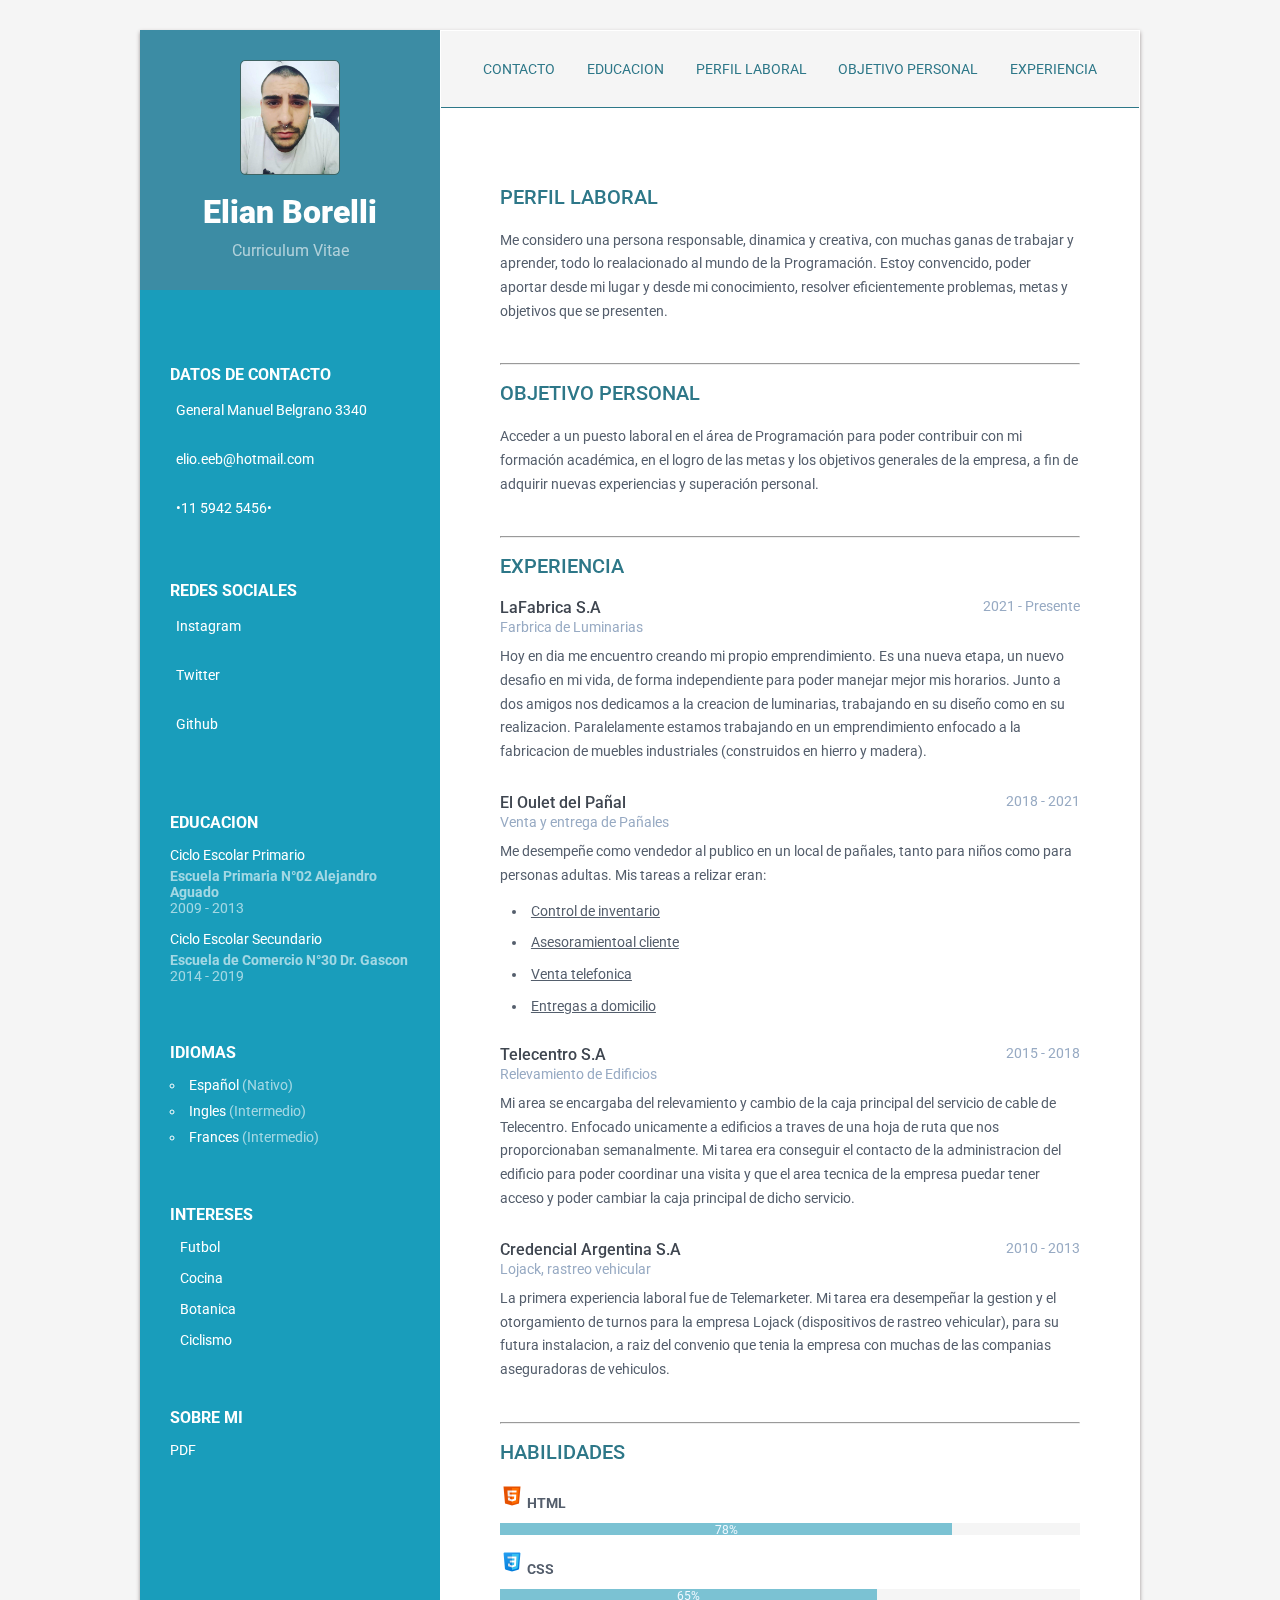
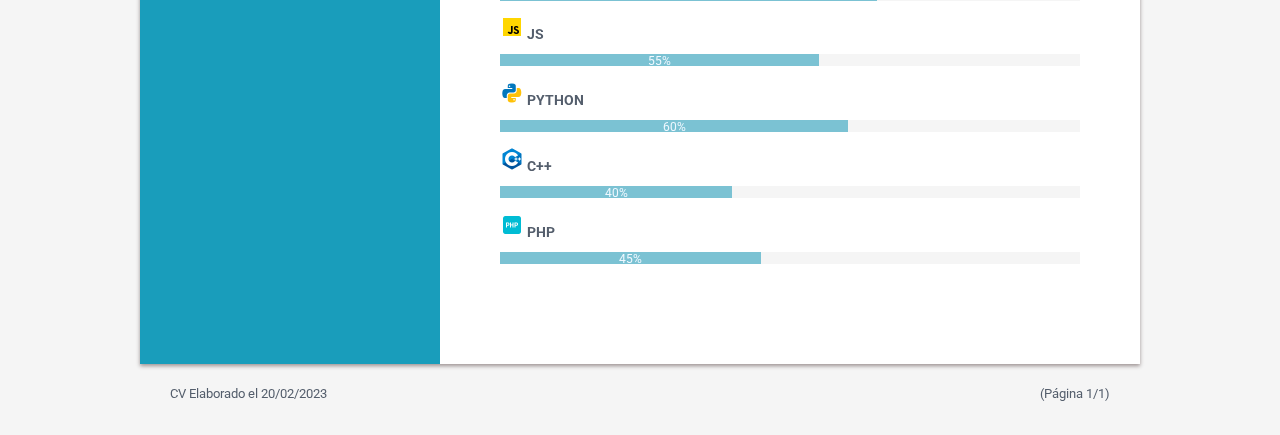
<file: index.html>
<!DOCTYPE html>
<html lang="es">
<head>
    <meta charset="UTF-8">
    <meta http-equiv="X-UA-Compatible" content="IE=edge">
    <meta name="viewport" content="width=device-width, initial-scale=1.0">
    <meta name="title" content="Curriculum Vitae">
    <meta name="description" content="Hola! ¿Se encuentra en la busquedad de personal para su empresa? Puede que este Curriculum le interese">
    <link rel="stylesheet" href="https://fonts.googleapis.com/css?family=Roboto">
    <link rel="stylesheet" href="https://cdnjs.cloudflare.com/ajax/libs/font-awesome/6.2.1/css/all.min.css" integrity="sha512-MV7K8+y+gLIBoVD59lQIYicR65iaqukzvf/nwasF0nqhPay5w/9lJmVM2hMDcnK1OnMGCdVK+iQrJ7lzPJQd1w==" crossorigin="anonymous" referrerpolicy="no-referrer" />
    <link rel="shortcut icon" href="Img/favicon.ico" type="image/x-icon">
    <link rel="stylesheet" href="CSS/estilos.css">
    <link rel="preconnect" href="https://fonts.googleapis.com">
    <link rel="preconnect" href="https://fonts.googleapis.com">
    <link rel="preconnect" href="https://fonts.googleapis.com">
    <title>Proyecto CV</title>
</head>
<body>
    <div class="contenedor">
        <div class="container-lateral">
            <div class="container-perfil">
                <img class="img" src="Img/cv.jpg" alt="Foto CV">
                <h1 class="name">
                    Elian Borelli                
                </h1>
                <h2 class="sub-name">
                    Curriculum Vitae
                </h2>
            </div>
            
            <div class="container-contacto container-bloque">
                <a id="contacto"></a>
                <br>
                <h2 class="container-bloque-titulo">
                    datos de contacto             
                </h2>
                <ul class="contacto-list">
                    <li class="casa">
                        <i class="fas fa-home"></i>
                        <a href="https://www.google.com/maps/place/Gral.+Manuel+Belgrano+3340,+B1678AFH+Caseros,+Provincia+de+Buenos+Aires/data=!4m2!3m1!1s0x95bcb7f0450c1b6b:0xdf3c6e15231c8121?sa=X&ved=2ahUKEwjQksL18N78AhWEr5UCHbgbCMMQ8gF6BAgXEAI" target="_blank">
                            General Manuel Belgrano 3340
                        </a>
                    </li> 
                    <li class="email">
                        <i class="fas fa-envelope"></i>
                        <a href="mailto:elio.eeb@hotmail.com">
                            elio.eeb@hotmail.com
                        </a>
                    </li>
                    <li class="telefono">
                        <i class="fas fa-phone"></i>
                        <a href="tel:11 5942 5456">
                            •11 5942 5456•
                        </a>
                    </li>
                </ul>
            </div>
            <div class="container-redes container-bloque">
                <h2 class="container-bloque-titulo">
                    Redes Sociales             
                </h2>
                <ul class="contacto-list">                    
                    <li class="instagram">
                        <i class="fab fa-instagram"></i>
                        <a href="http://instagram.com" target="_blank">
                            Instagram
                        </a>
                    </li>
                    <li class="twitter">
                        <i class="fab fa-twitter"></i>
                        <a href="https://twitter.com/" target="_blank">
                            Twitter
                        </a>
                    </li>
                    <li class="github">
                        <i class="fab fa-github"></i>
                        <a href="https://github.com/elian-bb" target="_blank">
                            Github
                        </a>
                    </li>                    
                </ul>
            </div>            
            <div class="container-educacion container-bloque">
                <a id="educacion"></a>
                <br>
                <h2 class="container-bloque-titulo">
                    Educacion              
                </h2>
                <div class="item">
                    <h3 class="ciclo">
                        Ciclo Escolar Primario
                    </h3>
                    <h4 class="escuela">
                        Escuela Primaria N°02 Alejandro Aguado
                    </h4>
                    <div class="año">
                        2009 - 2013
                    </div>
                </div>
                <div class="item">
                    <h3 class="ciclo">
                        Ciclo Escolar Secundario
                    </h3>
                    <h4 class="escuela">
                        Escuela de Comercio N°30 Dr. Gascon
                    </h4>
                    <div class="año">
                        2014 - 2019
                    </div>
                </div>
            </div>
            <div class="container-idiomas container-bloque">
                <h2 class="container-bloque-titulo">
                    Idiomas
                </h2>
                <ul class="idiomas-list">
                    <li>
                        Español
                        <span class="idioma-desc">
                            (Nativo)
                        </span>
                    </li>
                    <li>
                        Ingles
                        <span class="idioma-desc">
                            (Intermedio)
                        </span>
                    </li>
                    <li>
                        Frances
                        <span class="idioma-desc">
                            (Intermedio)
                        </span>
                    </li>
                </ul>
            </div>
            <div class="intereses-container container-bloque">
                <h2 class="container-bloque-titulo">
                    intereses
                </h2>
                <ul class="intereses-list">
                    <li>
                        <i class="fas fa-futbol"></i>
                        Futbol
                    </li>
                    <li>
                        <i class="fas fa-pepper-hot"></i>
                        Cocina
                    </li>
                    <li>
                        <i class="fas fa-leaf"></i>
                        Botanica
                    </li>
                    <li>
                        <i class="fas fa-bicycle"></i>
                        Ciclismo
                    </li>                     
                </ul>
            </div>
            <div class="sobre-mi-container container-bloque">
                <h2 class="container-bloque-titulo">
                    Sobre Mi
                </h2>
                <i class="fas fa-file-pdf"></i>
                <a href="ejemplo.pdf" target="_blank">PDF</a>
            </div>                     
        </div>
        <div class="container-central">
            <header class="header">
                <nav>
                    <ul>
                        <li>
                            <a href="#contacto" class="nav-enlace">
                                Contacto
                            </a>
                        </li>
                        <li>
                            <a href="#educacion" class="nav-enlace">
                                Educacion
                            </a>                            
                        </li> 
                        <li>
                            <a href="#perfil-laboral" class="nav-enlace">
                                Perfil Laboral
                            </a>
                        </li>
                        <li>
                            <a href="#objetivo-personal" class="nav-enlace">
                                Objetivo Personal
                            </a>
                        </li>
                        <li>
                            <a href="#experiencia" class="nav-enlace">
                                Experiencia
                            </a>
                        </li>                                         
                    </ul>
                </nav>
            </header>            
            <div class="container-principal">                
                <a id="perfil-laboral"></a>
                <br>
                <section class="seccion seccion-perfil">
                    <h2 class="seccion-titulo">
                        <span class="fa-stack fa-xs">
                            <i class="fas fa-circle fa-stack-2x"></i>
                            <i class="fas fa-user fa-stack-1x fa-inverse"></i>  
                        </span>                                                
                        Perfil Laboral
                    </h2>
                    <div class="perfil-desc">
                        <p>
                            Me considero una persona responsable, dinamica y creativa, 
                            con muchas ganas de trabajar y aprender, todo lo realacionado 
                            al mundo de la Programación. Estoy convencido, poder aportar 
                            desde mi lugar y desde mi conocimiento, resolver eficientemente 
                            problemas, metas y objetivos que se presenten.
                        </p>
                    </div>                    
                </section>
                <hr>
                <a id="objetivo-personal"></a>
                <br>
                <section class="seccion seccion-objetivo">
                    <h2 class="seccion-titulo">
                        <span class="fa-stack fa-xs">
                            <i class="fas fa-circle fa-stack-2x"></i>
                            <i class="fas fa-star fa-stack-1x fa-inverse"></i>
                        </span>
                        Objetivo Personal
                    </h2>
                    <div class="objetivo-desc">
                        <p>
                            Acceder a un puesto laboral en el área de Programación 
                            para poder contribuir con mi formación académica, en el 
                            logro de las metas y los objetivos generales de la empresa, 
                            a fin de adquirir nuevas experiencias y superación personal.
                        </p>
                    </div>                                      
                </section>
                <hr>
                <a id="experiencia"></a>
                <br>                 
                <section class="seccion seccion-experiencia">
                    
                    <h2 class="seccion-titulo">
                        
                        <span class="fa-stack fa-xs">
                            <i class="fas fa-circle fa-stack-2x"></i>
                            <i class="fas fa-briefcase fa-stack-1x fa-inverse"></i>
                        </span>
                        
                        Experiencia
                    </h2>
                    <div class="item">
                        <div class="container-trabajo">
                            <div class="trabajo">
                                <h3 class="trabajo-titulo">
                                    LaFabrica S.A
                                </h3>
                                <div class="año">
                                    2021 - Presente
                                </div>
                            </div>
                            <div class="trabajo-subtitulo">
                                Farbrica de Luminarias
                            </div>                            
                        </div>
                        <div class="desc">
                            <p>
                                Hoy en dia me encuentro creando mi propio emprendimiento. Es una nueva etapa,
                                un nuevo desafio en mi vida, de forma independiente para poder manejar mejor mis
                                horarios. Junto a dos amigos nos dedicamos a la creacion de luminarias,
                                trabajando en su diseño como en su realizacion. Paralelamente estamos trabajando
                                en un emprendimiento enfocado a la fabricacion de muebles industriales (construidos en hierro y madera).
                            </p>
                        </div>                      
                    </div>
                    <div class="item">
                        <div class="container-trabajo">
                            <div class="trabajo">
                                <h3 class="trabajo-titulo">
                                    El Oulet del Pañal
                                </h3>
                                <div class="año">
                                    2018 - 2021
                                </div>                            
                            </div>
                            <div class="trabajo-subtitulo">
                                Venta y entrega de Pañales
                            </div>
                        </div>
                        <div class="desc">
                            <p>
                               Me desempeñe como vendedor al publico en un local de pañales, tanto para niños como para personas
                               adultas. Mis tareas a relizar eran: <br>
                               <ul>
                                <li>Control de inventario</li>
                                <li>Asesoramientoal cliente</li>
                                <li>Venta telefonica</li>
                                <li>Entregas a domicilio</li>
                               </ul>                                                
                            </p>                        
                        </div>
                    </div>
                    <div class="item">
                        <div class="container-trabajo">
                            <div class="trabajo">
                                <h3 class="trabajo-titulo">
                                    Telecentro S.A
                                </h3>
                                <div class="año">
                                    2015 - 2018
                                </div>                            
                            </div>
                            <div class="trabajo-subtitulo">
                                Relevamiento de Edificios
                            </div>
                        </div>
                        <div class="desc">
                            <p>
                               Mi area se encargaba del relevamiento y cambio de la caja principal 
                               del servicio de cable de Telecentro. Enfocado unicamente a edificios a
                               traves de una hoja de ruta que nos proporcionaban semanalmente. Mi tarea
                               era conseguir el contacto de la administracion del edificio para poder coordinar 
                               una visita y que el area tecnica de la empresa puedar tener acceso y poder
                                cambiar la caja principal de dicho servicio.  
                            </p>                        
                        </div>
                    </div>
                    <div class="item">
                        <div class="container-trabajo">
                            <div class="trabajo">
                                <h3 class="trabajo-titulo">
                                    Credencial Argentina S.A
                                </h3>
                                <div class="año">
                                    2010 - 2013
                                </div>
                            </div>
                            <div class="trabajo-subtitulo">
                                Lojack, rastreo vehicular
                            </div>
                        </div>
                        <div class="desc">
                            <p>
                                La primera experiencia laboral fue de Telemarketer. Mi tarea
                                era desempeñar la gestion y el otorgamiento de turnos para 
                                la empresa Lojack (dispositivos de rastreo vehicular), para su 
                                futura instalacion, a raiz del convenio que tenia
                                la empresa con muchas de las companias aseguradoras de vehiculos. 
                            </p>                      
                        </div>                            
                    </div>                   
                </section>
                <hr><br>
                <section class="seccion seccion-habilidades">
                    <h2 class="seccion-titulo">
                        <span class="fa-stack fa-xs">
                            <i class="fas fa-circle fa-stack-2x"></i>
                            <i class="fas fa-wrench fa-stack-1x fa-inverse"></i>
                        </span>
                        Habilidades
                    </h2> 
                    <div class="container-habilidades">
                        <div class="item">
                            <h3 class="titulo-habilidades">
                                <img src="Img/Imagenes Habilidades/html5.png" alt="Img Html">  HTML 
                            </h3>
                            <div class="barra">
                                <div class="barra-porcentaje" role="progressbar" style="width:78%">
                                    78%
                                </div>
                            </div>
                        </div>
                        <div class="item">
                            <h3 class="titulo-habilidades">
                                <img src="Img/Imagenes Habilidades/css.png" alt="Img CSS">  CSS
                            </h3>
                            <div class="barra">
                                <div class="barra-porcentaje" role="progressbar" style="width:65%">
                                    65%
                                </div>
                            </div>
                        </div>
                        <div class="item">
                            <h3 class="titulo-habilidades">
                                <img src="Img/Imagenes Habilidades/javascript.png" alt="Img JavaScript">  JS
                            </h3>
                            <div class="barra">
                                <div class="barra-porcentaje" role="progressbar" style="width:55%">
                                    55%
                                </div>
                            </div>
                        </div>                        
                        <div class="item">
                            <h3 class="titulo-habilidades"> 
                                <img src="Img/Imagenes Habilidades/python.jpg" alt="Img Python"> PYTHON                              
                            </h3>
                            <div class="barra">
                                <div class="barra-porcentaje" role="progressbar" style="width:60%">
                                    60%
                                </div>
                            </div>
                        </div>
                        <div class="item">
                            <h3 class="titulo-habilidades">
                                <img src="Img/Imagenes Habilidades/c++.png" alt="Img C++">  C++ 
                            </h3>
                            <div class="barra">
                                <div class="barra-porcentaje" role="progressbar" style="width:40%">
                                    40%
                                </div>
                            </div>
                        </div>
                        <div class="item">
                            <h3 class="titulo-habilidades">
                                <img src="Img/Imagenes Habilidades/php.png" alt="Img Php">  PHP 
                            </h3>
                            <div class="barra">
                                <div class="barra-porcentaje" role="progressbar" style="width:45%">
                                    45%
                                </div>
                            </div>
                        </div>
                    </div>
                </section>
            </div>
        </div>
    </div>
    <div class="ir-arriba-container">
        <div class="ir-arriba-button">
          <i class="fas fa-chevron-up"></i>
        </div>
    </div>
    <footer>
        <div class="footer">
            <div class="columna columna-1">
                CV <i class="fas fa-heart"></i> Elaborado el 20/02/2023
            </div>
            <div class="columna columna-2">
                (Página 1/1)                
            </div>
        </div>
    </footer>
    <script src="scrip.js">
    </script>    
</body>
</html>
</file>
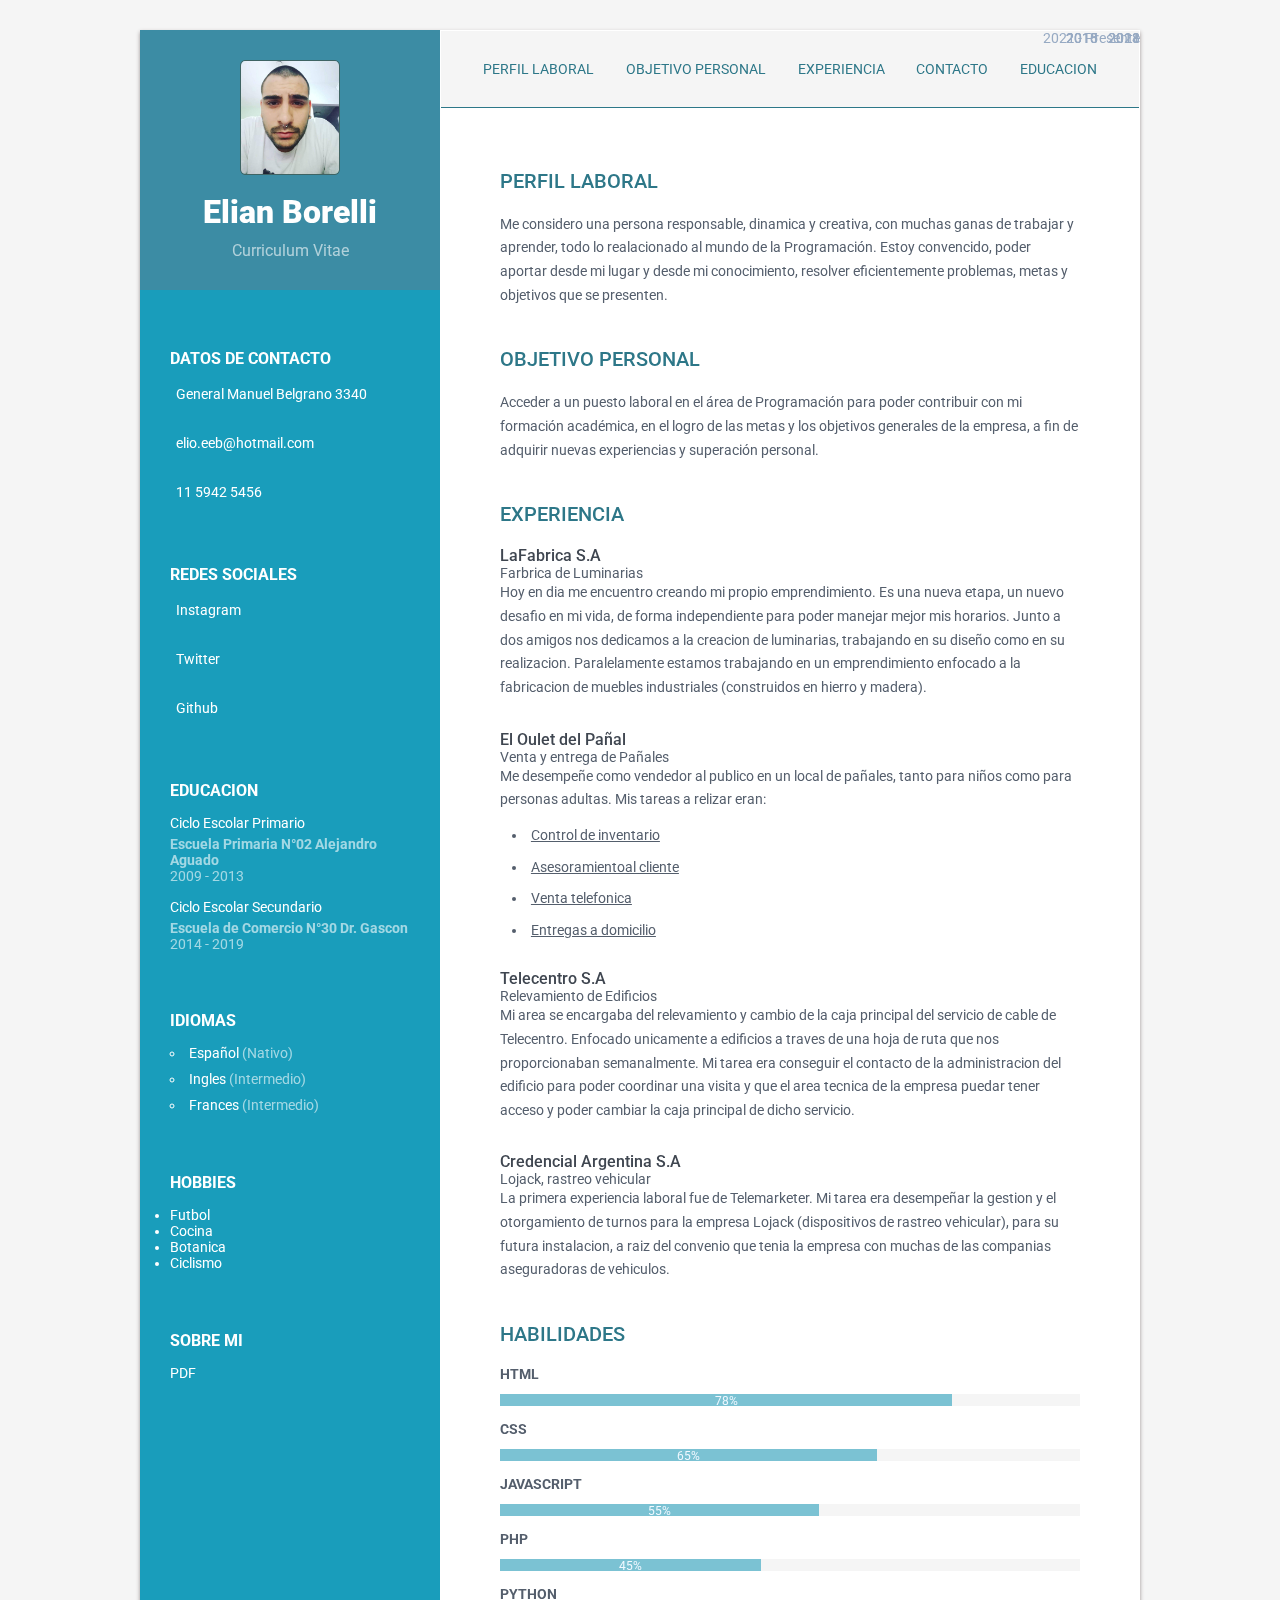
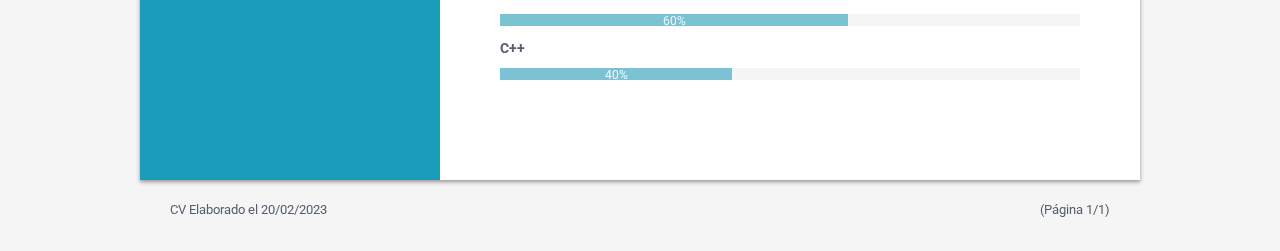
<file: inde.html>
<!DOCTYPE html>
<html lang="es">
<head>
    <meta charset="UTF-8">
    <meta http-equiv="X-UA-Compatible" content="IE=edge">
    <meta name="viewport" content="width=device-width, initial-scale=1.0">
    <meta name="title" content="Curriculum Vitae">
    <meta name="description" content="Hola! ¿Se encuentra en la busquedad de personal para su empresa? Puede que este Curriculum le interese">
    <link rel="stylesheet" href="https://fonts.googleapis.com/css?family=Roboto">
    <link rel="stylesheet" href="https://cdnjs.cloudflare.com/ajax/libs/font-awesome/6.2.1/css/all.min.css" integrity="sha512-MV7K8+y+gLIBoVD59lQIYicR65iaqukzvf/nwasF0nqhPay5w/9lJmVM2hMDcnK1OnMGCdVK+iQrJ7lzPJQd1w==" crossorigin="anonymous" referrerpolicy="no-referrer" />
    <link rel="shortcut icon" href="Img/favicon.ico" type="image/x-icon">
    <link rel="stylesheet" href="CSS/estilos.css">
    <title>Mi Curriculum Vitae</title>
</head>
<body>
    <div class="contenedor">
        <div class="container-lateral">
            <div class="container-perfil">
                <img class="img" src="Img/cv.jpg" alt="Foto CV">
                <h1 class="name">
                    Elian Borelli                
                </h1>
                <h2 class="sub-name">
                    Curriculum Vitae
                </h2>
            </div>
            <a id="contacto"></a>
            <div class="container-contacto container-bloque">
                <h2 class="container-bloque-titulo">
                    datos de contacto             
                </h2>
                <ul class="contacto-list">
                    <li class="casa">
                        <i class="fas fa-home"></i>
                        <a href="https://www.google.com/maps/place/Gral.+Manuel+Belgrano+3340,+B1678AFH+Caseros,+Provincia+de+Buenos+Aires/data=!4m2!3m1!1s0x95bcb7f0450c1b6b:0xdf3c6e15231c8121?sa=X&ved=2ahUKEwjQksL18N78AhWEr5UCHbgbCMMQ8gF6BAgXEAI" target="_blank">
                            General Manuel Belgrano 3340
                        </a>
                    </li> 
                    <li class="email">
                        <i class="fas fa-envelope"></i>
                        <a href="mailto:elio.eeb@hotmail.com">
                            elio.eeb@hotmail.com
                        </a>
                    </li>
                    <li class="telefono">
                        <i class="fas fa-phone"></i>
                        <a href="tel:11 5942 5456">
                            11 5942 5456
                        </a>
                    </li>
                </ul>
            </div>
            <div class="container-redes container-bloque">
                <h2 class="container-bloque-titulo">
                    Redes Sociales             
                </h2>
                <ul class="contacto-list">                    
                    <li class="instagram">
                        <i class="fab fa-instagram"></i>
                        <a href="http://instagram.com" target="_blank">
                            Instagram
                        </a>
                    </li>
                    <li class="twitter">
                        <i class="fab fa-twitter"></i>
                        <a href="https://twitter.com/" target="_blank">
                            Twitter
                        </a>
                    </li>
                    <li class="github">
                        <i class="fab fa-github"></i>
                        <a href="https://github.com/" target="_blank">
                            Github
                        </a>
                    </li>                    
                </ul>
            </div>
            <a id="educacion"></a>
            <div class="container-educacion container-bloque">
                <h2 class="container-bloque-titulo">
                    Educacion              
                </h2>
                <div class="item">
                    <h3 class="ciclo">
                        Ciclo Escolar Primario
                    </h3>
                    <h4 class="escuela">
                        Escuela Primaria N°02 Alejandro Aguado
                    </h4>
                    <div class="año">
                        2009 - 2013
                    </div>
                </div>
                <div class="item">
                    <h3 class="ciclo">
                        Ciclo Escolar Secundario
                    </h3>
                    <h4 class="escuela">
                        Escuela de Comercio N°30 Dr. Gascon
                    </h4>
                    <div class="año">
                        2014 - 2019
                    </div>
                </div>
            </div>
            <div class="container-idiomas container-bloque">
                <h2 class="container-bloque-titulo">
                    Idiomas
                </h2>
                <ul class="idiomas-list">
                    <li>
                        Español
                        <span class="idioma-desc">
                            (Nativo)
                        </span>
                    </li>
                    <li>
                        Ingles
                        <span class="idioma-desc">
                            (Intermedio)
                        </span>
                    </li>
                    <li>
                        Frances
                        <span class="idioma-desc">
                            (Intermedio)
                        </span>
                    </li>
                </ul>
            </div>
            <div class="hobbies-container container-bloque">
                <h2 class="container-bloque-titulo">
                    Hobbies
                </h2>
                <ul class="hobbies-list">
                    <li>
                        <i class="fas fa-futbol"></i>
                        Futbol
                    </li>
                    <li>
                        <i class="fas fa-pepper-hot"></i>
                        Cocina
                    </li>
                    <li>
                        <i class="fas fa-leaf"></i>
                        Botanica
                    </li>
                    <li>
                        <i class="fas fa-bicycle"></i>
                        Ciclismo
                    </li>                     
                </ul>
            </div>
            <div class="sobre-mi-container container-bloque">
                <h2 class="container-bloque-titulo">
                    Sobre Mi
                </h2>
                <i class="fas fa-file-pdf"></i>
                <a href="ejemplo.pdf" target="_blank">PDF</a>
            </div>
            <!--
            <form class="cantactar">
                <div><label>Tu Nombre:</label><br><input type='text' value=''></div>
                <div><label>Tu Email:</label><br><input type='text' value=''></div>
                <div><label>Asunto:</label><br><input type='text' value=''></div>
                <div><label>Mensaje:</label><br><textarea rows='10'></textarea></div>
                <div><input type='submit' value='Enviar Mensaje'></div>
              </form>
              -->           
        </div>

        <div class="container-central">
            <header class="header">
                <nav>
                    <ul>
                        <li>
                            <a href="#perfil-laboral" class="nav-enlace">
                                Perfil Laboral
                            </a>
                        </li>
                        <li>
                            <a href="#objetivo-personal" class="nav-enlace">
                                Objetivo Personal
                            </a>
                        </li>
                        <li>
                            <a href="#experiencia" class="nav-enlace">
                                Experiencia
                            </a>
                        </li>
                        <li>
                            <a href="#contacto" class="nav-enlace">
                                Contacto
                            </a>
                        </li>
                        <li>
                            <a href="#educacion" class="nav-enlace">
                                Educacion
                            </a>                            
                        </li>                
                    </ul>
                </nav>
            </header>
            <a id="perfil-laboral"></a>
            <div class="container-principal">
                <section class="seccion seccion-perfil">
                    <h2 class="seccion-titulo">
                        <span class="fa-stack fa-xs">
                            <i class="fas fa-circle fa-stack-2x"></i>
                            <i class="fas fa-user fa-stack-1x fa-inverse"></i>  
                        </span>
                        Perfil Laboral
                    </h2>
                    <div class="perfil-desc">
                        <p>
                            Me considero una persona responsable, dinamica y creativa, 
                            con muchas ganas de trabajar y aprender, todo lo realacionado 
                            al mundo de la Programación. Estoy convencido, poder aportar 
                            desde mi lugar y desde mi conocimiento, resolver eficientemente 
                            problemas, metas y objetivos que se presenten.
                        </p>
                    </div>
                    <a id="objetivo-personal"></a>
                </section>

                <section class="seccion seccion-objetivo">
                    <h2 class="seccion-titulo">
                        <span class="fa-stack fa-xs">
                            <i class="fas fa-circle fa-stack-2x"></i>
                            <i class="fas fa-star fa-stack-1x fa-inverse"></i>
                        </span>
                        Objetivo Personal
                    </h2>
                    <div class="objetivo-desc">
                        <p>
                            Acceder a un puesto laboral en el área de Programación 
                            para poder contribuir con mi formación académica, en el 
                            logro de las metas y los objetivos generales de la empresa, 
                            a fin de adquirir nuevas experiencias y superación personal.
                        </p>
                    </div>
                    <a id="experiencia"></a>                  
                </section>

                <section class="seccion seccion-experiencia">
                    <h2 class="seccion-titulo">
                        <span class="fa-stack fa-xs">
                            <i class="fas fa-circle fa-stack-2x"></i>
                            <i class="fas fa-briefcase fa-stack-1x fa-inverse"></i>
                        </span>
                        Experiencia
                    </h2>
                    <div class="item">
                        <div class="meta">
                            <div class="upper-row">
                                <h3 class="trabajo-titulo">
                                    LaFabrica S.A
                                </h3>
                                <div class="año">
                                    2021 - Presente
                                </div>
                            </div>
                            <div class="empresa">
                                Farbrica de Luminarias
                            </div>                            
                        </div>
                        <div class="desc">
                            <p>
                                Hoy en dia me encuentro creando mi propio emprendimiento. Es una nueva etapa,
                                un nuevo desafio en mi vida, de forma independiente para poder manejar mejor mis
                                horarios. Junto a dos amigos nos dedicamos a la creacion de luminarias,
                                trabajando en su diseño como en su realizacion. Paralelamente estamos trabajando
                                en un emprendimiento enfocado a la fabricacion de muebles industriales (construidos en hierro y madera).
                            </p>
                        </div>                      
                    </div>
                    <div class="item">
                        <div class="meta">
                            <div class="upper-row">
                                <h3 class="trabajo-titulo">
                                    El Oulet del Pañal
                                </h3>
                                <div class="año">
                                    2018 - 2021
                                </div>                            
                            </div>
                            <div class="empresa">
                                Venta y entrega de Pañales
                            </div>
                        </div>
                        <div class="desc">
                            <p>
                               Me desempeñe como vendedor al publico en un local de pañales, tanto para niños como para personas
                               adultas. Mis tareas a relizar eran: <br>
                               <ul>
                                <li>Control de inventario</li>
                                <li>Asesoramientoal cliente</li>
                                <li>Venta telefonica</li>
                                <li>Entregas a domicilio</li>
                               </ul>                                                
                            </p>                        
                        </div>
                    </div>
                    <div class="item">
                        <div class="meta">
                            <div class="upper-row">
                                <h3 class="trabajo-titulo">
                                    Telecentro S.A
                                </h3>
                                <div class="año">
                                    2015 - 2018
                                </div>                            
                            </div>
                            <div class="empresa">
                                Relevamiento de Edificios
                            </div>
                        </div>
                        <div class="desc">
                            <p>
                               Mi area se encargaba del relevamiento y cambio de la caja principal 
                               del servicio de cable de Telecentro. Enfocado unicamente a edificios a
                               traves de una hoja de ruta que nos proporcionaban semanalmente. Mi tarea
                               era conseguir el contacto de la administracion del edificio para poder coordinar 
                               una visita y que el area tecnica de la empresa puedar tener acceso y poder
                                cambiar la caja principal de dicho servicio.  
                            </p>                        
                        </div>
                    </div>
                    <div class="item">
                        <div class="meta">
                            <div class="upper-row">
                                <h3 class="trabajo-titulo">
                                    Credencial Argentina S.A
                                </h3>
                                <div class="año">
                                    2010 - 2013
                                </div>
                            </div>
                            <div class="empresa">
                                Lojack, rastreo vehicular
                            </div>
                        </div>
                        <div class="desc">
                            <p>
                                La primera experiencia laboral fue de Telemarketer. Mi tarea
                                era desempeñar la gestion y el otorgamiento de turnos para 
                                la empresa Lojack (dispositivos de rastreo vehicular), para su 
                                futura instalacion, a raiz del convenio que tenia
                                la empresa con muchas de las companias aseguradoras de vehiculos. 
                            </p>                      
                        </div>                            
                    </div>                   
                </section>

                <section class="seccion seccion-habilidades">
                    <h2 class="seccion-titulo">
                        <span class="fa-stack fa-xs">
                            <i class="fas fa-circle fa-stack-2x"></i>
                            <i class="fas fa-wrench fa-stack-1x fa-inverse"></i>
                        </span>
                        Habilidades
                    </h2> 
                    <div class="container-habilidades">
                        <div class="item">
                            <h3 class="titulo-habilidades">
                                HTML
                            </h3>
                            <div class="barra">
                                <div class="barra-porcentaje" role="progressbar" style="width:78%">
                                    78%
                                </div>
                            </div>
                        </div>
                        <div class="item">
                            <h3 class="titulo-habilidades">
                                CSS
                            </h3>
                            <div class="barra">
                                <div class="barra-porcentaje" role="progressbar" style="width:65%">
                                    65%
                                </div>
                            </div>
                        </div>
                        <div class="item">
                            <h3 class="titulo-habilidades">
                                JAVASCRIPT
                            </h3>
                            <div class="barra">
                                <div class="barra-porcentaje" role="progressbar" style="width:55%">
                                    55%
                                </div>
                            </div>
                        </div>
                        <div class="item">
                            <h3 class="titulo-habilidades">
                                PHP
                            </h3>
                            <div class="barra">
                                <div class="barra-porcentaje" role="progressbar" style="width:45%">
                                    45%
                                </div>
                            </div>
                        </div>
                        <div class="item">
                            <h3 class="titulo-habilidades">
                                PYTHON
                            </h3>
                            <div class="barra">
                                <div class="barra-porcentaje" role="progressbar" style="width:60%">
                                    60%
                                </div>
                            </div>
                        </div>
                        <div class="item">
                            <h3 class="titulo-habilidades">
                                C++
                            </h3>
                            <div class="barra">
                                <div class="barra-porcentaje" role="progressbar" style="width:40%">
                                    40%
                                </div>
                            </div>
                        </div>

                    </div>



                </section>


            </div>

        </div>
    </div>
    <div class="ir-arriba-container">
        <div class="ir-arriba-button">
          <i class="fas fa-chevron-up"></i>
        </div>
    </div>
    <footer>
        <div class="footer">
            <div class="columna columna-1">
                CV <i class="fas fa-heart"></i> Elaborado el 20/02/2023
            </div>
            <div class="columna columna-2">
                (Página 1/1)                
            </div>
        </div>
    </footer>
    <script src="scrip.js">
    </script>    
</body>
</html>
</file>
<file: CSS/estilos.css>
*{
    margin: 0;
	padding: 0;
	box-sizing: border-box;    
}
html{
    scroll-behavior: smooth;
}
body{
    font-family:'roboto', sans-serif;
    color:#545E6C;
    background:#f5f5f5;
    padding:1.87rem;
}
a{
    color:#ffffff;
    text-decoration: none;    
}
a:hover{
    color:rgba(255, 255, 255, 0.6);
    
}
a:focus{
    color: #3F4650;
}
p{
    line-height: 1.7;
}   
.contenedor{
    display:grid;
    grid-template-columns:repeat(10, 1fr);
    max-width:62.5em;
    margin:auto;
    position:relative;
    box-shadow:0px 2px 4px #9c9292;
}
.container-lateral{
    grid-column:span 3;
    background:#199dbb;
    color:#ffffff;
    font-size: 0.87rem;
}
.container-lateral .container-bloque{
    padding:1.87rem;
}
.container-lateral .container-contacto{
    padding-top: 3.7rem;
}
.container-lateral .container-perfil{
    padding:1.87rem;
    background:rgba(201, 74, 74, 0.2);
    text-align:center;    
}
.container-lateral .img{    
    max-width:6.25rem;
    margin-bottom:0.93rem;
    border:1px solid rgb(63, 100, 100);
    border-radius: 5%;
}
.container-lateral .name{
    font-size:2rem;
    font-weight:900;
    margin-bottom:0.625rem;
}
.container-lateral .sub-name{
    color:rgba(255,255,255,0.6);
    font-size:1rem;
    font-weight:400;
}
.container-lateral .contacto-list .fas,
.container-lateral .contacto-list .fab,
.container-lateral .contacto-list .far{
    margin-right:0.3125em;
    font-size:1.25rem;
    vertical-align:middle;
}
.container-lateral .contacto-list li{
    margin-bottom:1.5625rem;
    list-style: none;
}
.container-lateral .contacto-list li:last-child{
    margin-bottom:0;
}
.container-lateral .container-bloque-titulo{
    text-transform:uppercase;
    font-size:1rem;
    margin-bottom:0.9375rem;
}
.container-lateral .container-educacion .item{
    margin-bottom:0.9375rem
}
.container-lateral .container-educacion .ciclo{
    font-size:14px;
    margin-bottom:0.3125rem;
    font-weight: normal;
}
.container-lateral .container-educacion .escuela,
.container-lateral .container-educacion .año{
    color:rgba(255,255,255,0.6);        
}
.container-lateral .container-educacion .item:last-child{
    margin-bottom:0;
}
.container-lateral .idiomas-list li{
    margin-bottom:0.625rem;
    list-style: circle;
    list-style-position: inside;
}
.container-lateral .idiomas-list li:last-child{
      margin-bottom: 0;
}
.container-lateral .idiomas-list .idioma-desc {
    color:rgba(255,255,255,0.6)
}
.container-lateral .intereses-list li{
    list-style: none;
    font-size: 0.87rem;
    margin-bottom: 0.9375rem;
}
.container-lateral .intereses-list li:last-child{
    margin-bottom:0
}
.container-lateral .intereses-list .fas{
    font-size: 0.87rem;
    margin-right: 0.75em;
}
.contacto{
    padding: 1.875rem;    
}
.container-central{
    grid-column: span 7;
    background:white;
    font-size: 0.87rem;    
}
.header{
    background:#f5f5f5;
    border: solid 1px #ffffff;
}
nav{
    border-bottom:  1px solid #2d7788;
}
.container-central nav ul{
    display: flex;
    justify-content:space-between;
    padding: 1.87rem;  
    list-style: none;  
    text-transform: uppercase;
    overflow: hidden;    
}  
.container-central li{
    margin: 0 .75rem;
}
.container-central .desc li{
     margin: 0 .75rem;
     padding-top: 0.93rem;
     padding-bottom: 0.063rem;
     text-decoration: underline;
     list-style-position: inside;
}
.container-central .nav-enlace{
    color: #2d7788;
}
.container-principal{
    background:#fff;
    padding:3.75rem;
}
.container-principal .seccion-titulo{
    text-transform:uppercase;
    font-size:1.25rem;
    font-weight:500;
    color:#2d7788;
    position:relative;
    margin-bottom:1.25rem;
}
.container-principal .seccion{
    margin-bottom:2.5rem;
}
.container-principal .seccion-experiencia .item{
    margin-bottom:1.87rem;
}
.container-principal .trabajo{
    position:relative;
    overflow:hidden;
    margin-bottom:0.125rem;
}
.container-principal .trabajo-titulo,
.container-principal .ciclo{
    color:#3F4650;
    font-size:1rem;
    margin-top:0;
    margin-bottom:0;
    font-weight:500;
}
.container-principal .año{
    position: absolute;
    top: 0;
    right: 0;
    color:#97AAC3;
}
.container-principal .trabajo-subtitulo{
    margin-bottom:0.62rem;
    color:#97AAC3
}
.barra-porcentaje {
    justify-items: center;
}
.container-habilidades .item{
    margin-bottom:0.93rem;
    overflow:hidden;
}
.container-habilidades .item img{
        width: 1.5rem;
        height: 1.5rem;     
}
.container-habilidades .titulo-habilidades{
    font-size:0.87rem;
    margin-top:0;
    margin-bottom:0.75rem;
}
.container-habilidades .barra{
    height:0.75rem;
    background:#f5f5f5
}
.container-habilidades .barra-porcentaje{
    height:0.75rem;
    background:#7bc2d3;
    display: flex;
    justify-content: space-around;
    color: aliceblue;
    font-size: smaller;
}
footer{
    padding-top:1.25rem;
    margin-left: 8.75rem;
    margin-right: 8.75rem;  
}
.footer{
    display: flex;
}
.columna{
    width: 50%;
}
.footer .columna{
    line-height:1.6;
    color:#545E6C;
    font-size:0.81rem;
}
.footer .columna-2{
    text-align: right;
}

.footer .fa-heart{
    color:#fb866a
}
.ir-arriba-container{
    position: fixed;
    bottom: 40px;
    right: 40px;
    width: 50px;
    height: 50px;
    z-index: -1;
}
.ir-arriba-button{
    width: 0;
    height: 0;
    border-radius: 25%;
    cursor: pointer;
    background:#42A8C0;
    top: 50%;
    left: 50%;
    transform: translate(-50%, -50%);
    z-index: -1;    
}
.ir-arriba-button i{
    position: absolute;
    top: 50%;
    left: 50%;
    transition: .7s;
    transform: translate(-50%, -50%) scale(0);
    font-size: 18px;
    color: rgb(255, 255, 255);  
}
.show{
    z-index: 10;
}
.show .ir-arriba-button{
    animation: popup .7s ease-in-out;
    width: 50px;
    height: 50px;
    z-index: 11;
}
.show i{
    transform: translate(-50%,-50%)scale(1);
} 
@keyframes popup{
    0%{
        width: 5px;
        height: 5px;
    }
    50%{
        width: 70px;
        height: 70px;
    }
    100%{
        width: 50px;
        height: 50px;
    }
}

@media(max-width:1010px){
    nav{
        font-size: 0.81rem;
    }  
}
@media(max-width:768px){
    body{
        padding: 0;
    }
    .contenedor{
        display:block;
    }
    .container-lateral{
        position:static;
        width:inherit;
        padding: 1rem;
        text-align: center;
    }
    .container-lateral .img{
        border: none;
        border-radius: 50%;
    }
    .container-lateral .name{
        color: rgba(255,255,255,0.6);
    }
    .container-lateral .sub-name{
        color:white;
    } 
     .container-lateral .container-bloque{
        padding: 1rem;
    }
    .container-principal{
        padding:30px;
        font-size: 0.87rem;
    }
    .container-principal .año{
        position:static;
        display:block;
        margin-top:5px;
    }
    .container-central nav ul{
        display: none;              
    }
    nav{
        border-bottom:none;
    }    
    footer{
        padding-top:0.81rem;
        margin-left: 4rem;
        margin-right: 4rem; 
    }     
}
</file>
